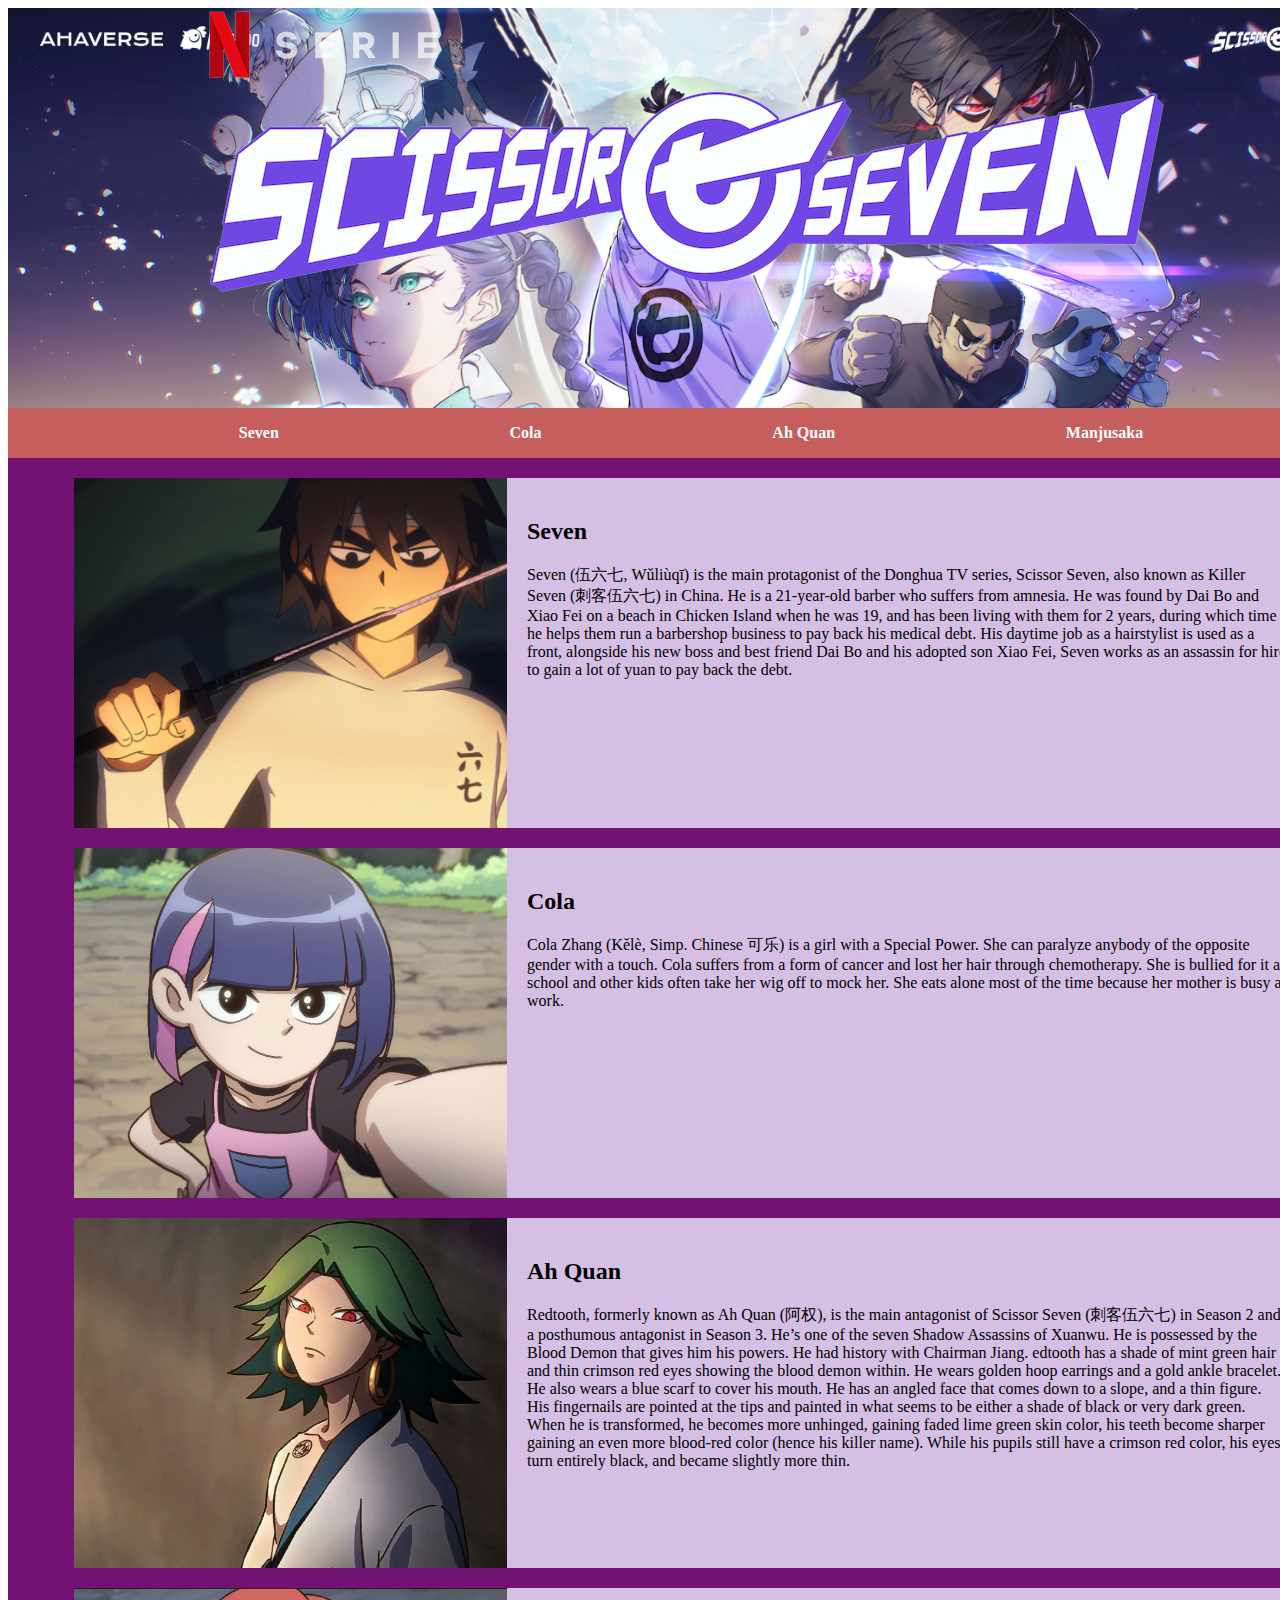
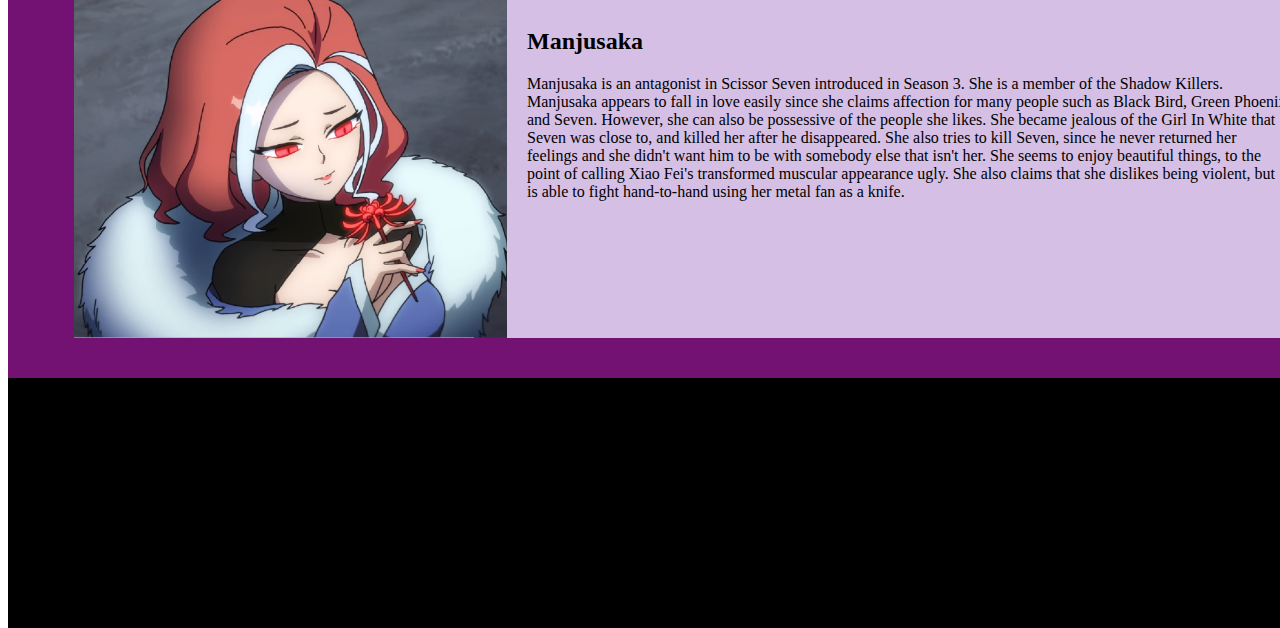
<file: index.html>
<!DOCTYPE html>
<html lang="en">

<head>
    <meta charset="UTF-8">
    <meta name="viewport" content="width=device-width, initial-scale=1.0">
    <title>Scissor Seven</title>

    <link rel="stylesheet" href="css/sc7.css">
    <link rel="preconnect" href="https://fonts.google.com/specimen/Kanit">
    <link rel="" href="">
</head>

<body>
    <main>
        <header>
            <img id="logo" src="imagenes/logos7.png" alt="" width="">
        </header>
        <nav>
            <a href="#seven"><b>Seven</b></a>
            <a href="#cola"><b>Cola</b></a>
            <a href="#ahq"><b>Ah Quan</b></a>
            <a href="#man"><b>Manjusaka</b></a>
        </nav>
        <section>
            <div class="personaje" id="seven">
                <div class="foto">
                    <img src="imagenes/seven2.jpg" alt="">
                    
                </div>
                <div class="texto">
                    <h2>Seven</h2>
                    <p>Seven (伍六七, Wǔliùqī) is the main protagonist of the Donghua TV series, Scissor Seven, also known
                        as Killer Seven (刺客伍六七) in China. He is a 21-year-old barber who suffers from amnesia. He was found
                        by Dai Bo and Xiao Fei on a beach in Chicken Island when he was 19, and has been living with them
                        for 2 years, during which time he helps them run a barbershop business to pay back his medical debt.
                        His daytime job as a hairstylist is used as a front, alongside his new boss and best friend Dai Bo
                        and his adopted son Xiao Fei, Seven works as an assassin for hire to gain a lot of yuan to pay back
                        the debt.</p>
                </div>
            </div>
            <div class="personaje" id="cola">
                <div class="foto">
                    <img src="imagenes/cola hd1.png" alt="">
                </div>
                <div class="texto">
                    <h2>Cola</h2>
                    <p>Cola Zhang (Kĕlè, Simp. Chinese 可乐) is a girl with a Special Power. She can paralyze anybody of the
                        opposite gender with a touch. Cola suffers from a form of cancer and lost her hair through
                        chemotherapy. She is bullied for it at school and other kids often take her wig off to mock her.
                        She eats alone most of the time because her mother is busy at work.</p>
                </div>
            </div>
            <div class="personaje" id="ahq">
                <div class="foto">
                    <img src="imagenes/red tooth.jpg" alt="" width="">
                </div>
                <div class="texto">
                    <h2>Ah Quan</h2>
                    <p>Redtooth, formerly known as Ah Quan (阿权), is the main antagonist of Scissor Seven (刺客伍六七) in
                        Season 2 and a posthumous antagonist in Season 3. He’s one of the seven Shadow Assassins of
                        Xuanwu. He is possessed by the Blood Demon that gives him his powers. He had history with
                        Chairman Jiang.
                        edtooth has a shade of mint green hair and thin crimson red eyes showing the blood demon within.
                        He wears golden hoop earrings and a gold ankle bracelet. He also wears a blue scarf to cover his
                        mouth. He has an angled face that comes down to a slope, and a thin figure. His fingernails are
                        pointed at the tips and painted in what seems to be either a shade of black or very dark green.
                        When he is transformed, he becomes more unhinged, gaining faded lime green skin color, his teeth
                        become sharper gaining an even more blood-red color (hence his killer name). While his pupils
                        still have a crimson red color, his eyes turn entirely black, and became slightly more thin.
                    </p>
                </div>
            </div>
            <div class="personaje" id="man">
                <div class="foto">
                    <img src="imagenes/manjusaka.png" alt="">
                </div>
                <div class="texto">
                    <h2>Manjusaka</h2>
                    <p>Manjusaka is an antagonist in Scissor Seven introduced in Season 3. She is a member of the Shadow
                        Killers.
                        Manjusaka appears to fall in love easily since she claims affection for many people such as
                        Black Bird, Green Phoenix and Seven. However, she can also be possessive of the people she
                        likes. She became jealous of the Girl In White that Seven was close to, and killed her after he
                        disappeared. She also tries to kill Seven, since he never returned her feelings and she didn't
                        want him to be with somebody else that isn't her. She seems to enjoy beautiful things, to the
                        point of calling Xiao Fei's transformed muscular appearance ugly. She also claims that she
                        dislikes being violent, but is able to fight hand-to-hand using her metal fan as a knife.
                    </p>
                </div>
            </div>
           
        </section>
        <footer></footer>
    </main>
</body>

</html>
</file>
<file: css/sc7.css>
*{
    box-sizing: border-box; /*selector universal*/
}
main{
    width: 1366px;
    height: 2000px;
    background-color: rgb(115, 18, 115);
    margin: 0 auto;
}
header{
    background-image: url(../imagenes/wallpaper9.png);
    background-size: cover;
    width: 1366px;
    height: 400px;background-color: rgb(108, 109, 154);
    text-align: center;
}
.logo{
    margin-left: 30px;    
    text-align: center;
}
nav{
    width: 1366px;
    height: 50px;
    background-color: rgb(198, 94, 94);
    display: flex;
    justify-content: space-evenly;
    padding: 15px;
    line-height: 50px;
    align-items: center;
}
nav a{
    color: rgb(255, 255, 255);
    text-decoration: none;
    padding: 15px;
    /*line-height:50px;*/
}
section{
    width: 1366px;
    height: 1500px;
    background-color: rgb(115, 18, 115);
}
.personaje{
    width: 1300px;
    height: 350px;
    background-color: rgb(115, 18, 115);
    margin-left: 33px;
    margin-top: 20px;
}
.foto{
    width: 400px;
    height: 350px;
    background-color: yellowgreen;
    float: left;
    margin-left: 33px;
}
.foto img{
    height: 100%;
}
.texto{
    width: 800px;
    height: 350px;
    background-color: rgb(213, 191, 229);
    float: left;
    margin-left: 33px;
    padding: 20px;
}
footer{
    width: 1366px;
    height: 250px;
    background-color: black;
}
</file>
